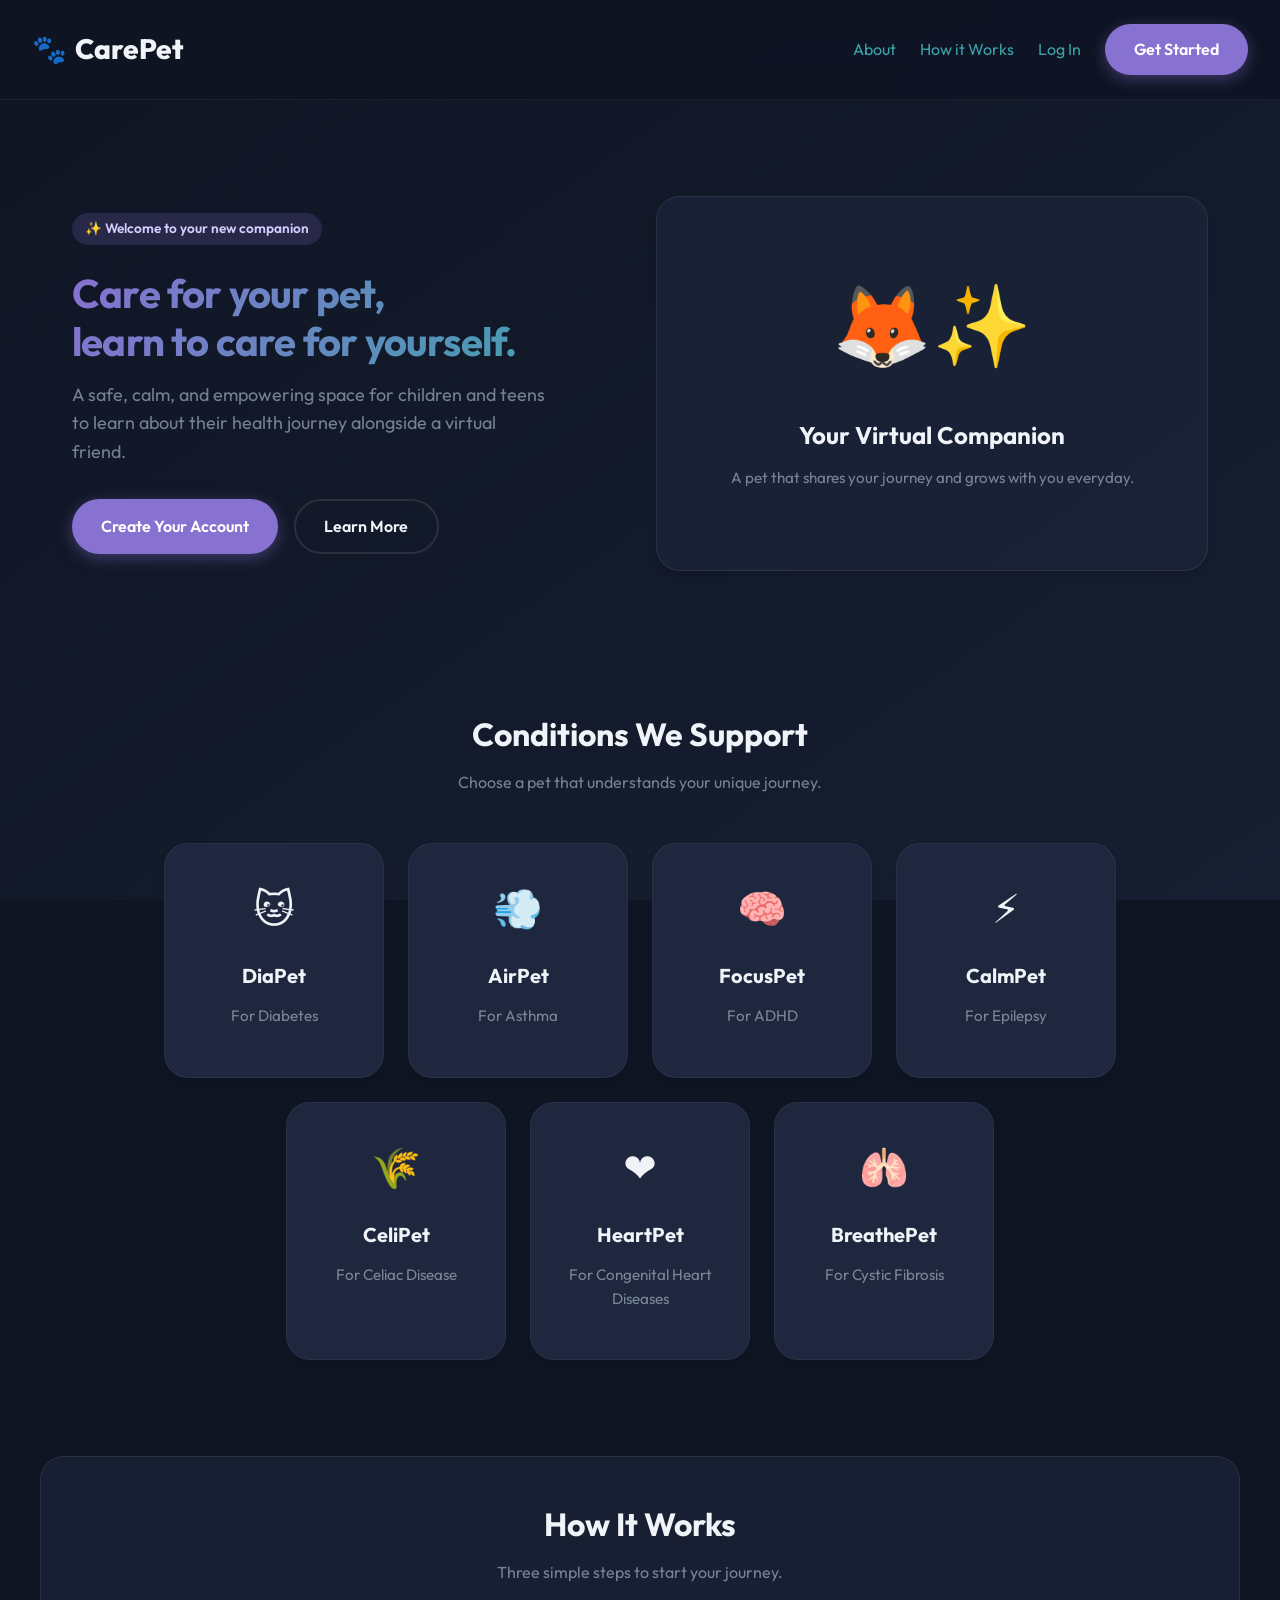
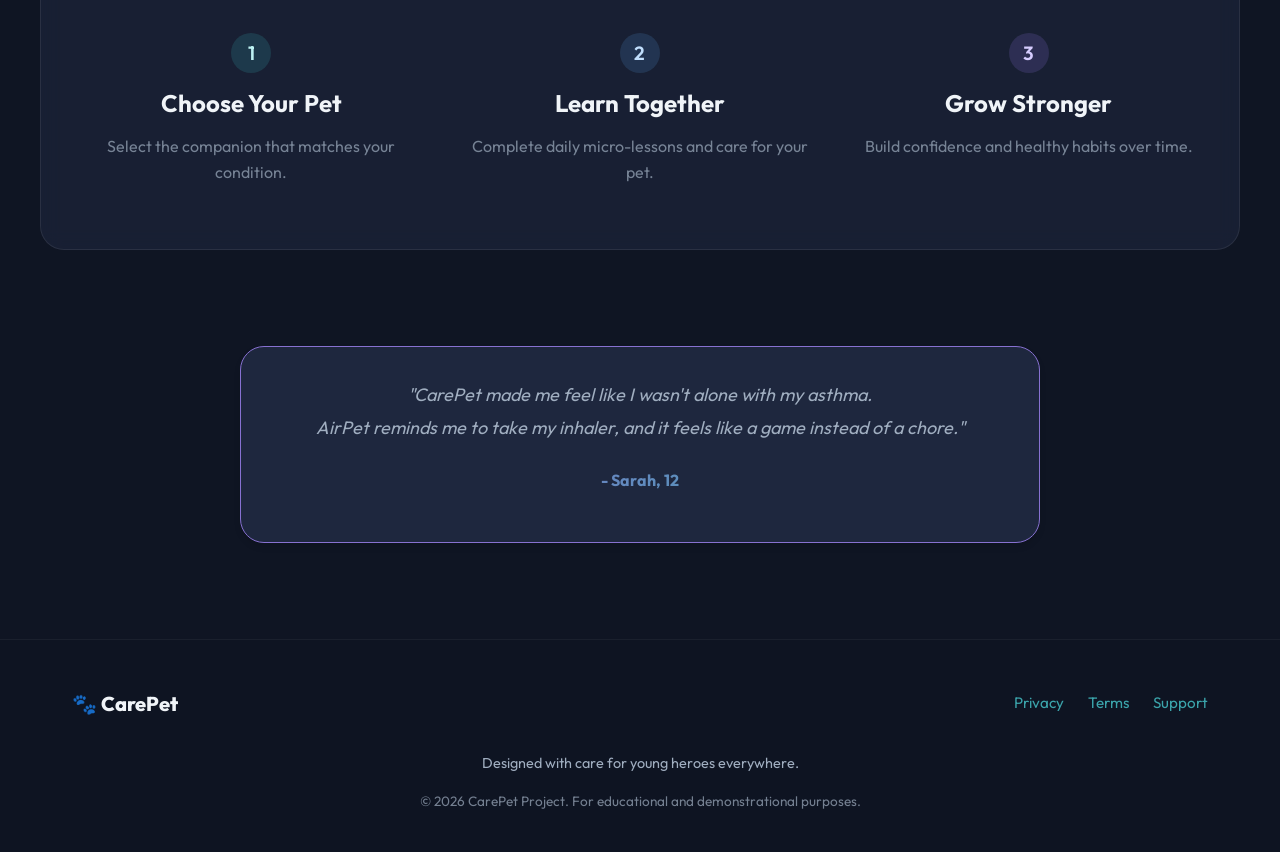
<file: index.html>
<!DOCTYPE html>
<html lang="en">
<head>
  <meta charset="UTF-8">
  <meta name="viewport" content="width=device-width, initial-scale=1.0">
  <title>CarePet - Care for your pet, learn to care for yourself</title>
  <link rel="stylesheet" href="css/style.css">
</head>
<body>
  <!-- Navbar -->
  <nav class="navbar">
    <a href="index.html" class="nav-brand">
      <span class="emoji">🐾</span> CarePet
    </a>
    <div class="nav-links">
      <a href="#about" class="nav-link">About</a>
      <a href="#how-it-works" class="nav-link">How it Works</a>
      <a href="login.html" class="nav-link">Log In</a>
      <a href="register.html" class="btn btn-primary">Get Started</a>
    </div>
  </nav>

  <main>
    <!-- Hero Section -->
    <header class="container py-5 mt-5">
      <div class="grid grid-2 items-center slide-up">
        <div>
          <div class="badge badge-purple mb-3">✨ Welcome to your new companion</div>
          <h1 class="text-gradient">Care for your pet,<br>learn to care for yourself.</h1>
          <p class="text-lg mb-4 opacity-70" style="max-width: 480px;">A safe, calm, and empowering space for children and teens to learn about their health journey alongside a virtual friend.</p>
          <div class="flex gap-sm">
            <a href="register.html" class="btn btn-primary">Create Your Account</a>
            <a href="#about" class="btn btn-outline">Learn More</a>
          </div>
        </div>
        <div class="card card-glass text-center delay-200 fade-in" style="padding: 4rem 2rem;">
          <!-- Illustration Placeholder -->
          <div class="mb-4" style="font-size: 5rem;">🦊✨</div>
          <h3 class="mb-2">Your Virtual Companion</h3>
          <p class="text-sm opacity-70">A pet that shares your journey and grows with you everyday.</p>
        </div>
      </div>
    </header>

    <!-- Support Conditions Section -->
    <section id="about" class="container py-5 mt-5 fade-in delay-300">
      <div class="text-center mb-5">
        <h2>Conditions We Support</h2>
        <p class="opacity-70">Choose a pet that understands your unique journey.</p>
      </div>
      <div style="display: flex; flex-wrap: wrap; justify-content: center; gap: 1.5rem;" class="text-center">
        <div class="card" style="flex: 0 1 220px;">
          <div class="mb-3" style="font-size: 2.5rem;">🐱</div>
          <h4>DiaPet</h4>
          <p class="text-sm opacity-70">For Diabetes</p>
        </div>
        <div class="card" style="flex: 0 1 220px;">
          <div class="mb-3" style="font-size: 2.5rem;">💨</div>
          <h4>AirPet</h4>
          <p class="text-sm opacity-70">For Asthma</p>
        </div>
        <div class="card" style="flex: 0 1 220px;">
          <div class="mb-3" style="font-size: 2.5rem;">🧠</div>
          <h4>FocusPet</h4>
          <p class="text-sm opacity-70">For ADHD</p>
        </div>
        <div class="card" style="flex: 0 1 220px;">
          <div class="mb-3" style="font-size: 2.5rem;">⚡</div>
          <h4>CalmPet</h4>
          <p class="text-sm opacity-70">For Epilepsy</p>
        </div>
        <div class="card" style="flex: 0 1 220px;">
          <div class="mb-3" style="font-size: 2.5rem;">🌾</div>
          <h4>CeliPet</h4>
          <p class="text-sm opacity-70">For Celiac Disease</p>
        </div>
        <div class="card" style="flex: 0 1 220px;">
          <div class="mb-3" style="font-size: 2.5rem;">❤️</div>
          <h4>HeartPet</h4>
          <p class="text-sm opacity-70">For Congenital Heart Diseases</p>
        </div>
        <div class="card" style="flex: 0 1 220px;">
          <div class="mb-3" style="font-size: 2.5rem;">🫁</div>
          <h4>BreathePet</h4>
          <p class="text-sm opacity-70">For Cystic Fibrosis</p>
        </div>
      </div>
    </section>

    <!-- How It Works Section -->
    <section id="how-it-works" class="container py-5 mt-5 card-glass mb-5" style="border-radius: var(--radius-lg);">
      <div class="text-center mb-5">
        <h2>How It Works</h2>
        <p class="opacity-70">Three simple steps to start your journey.</p>
      </div>
      <div class="grid grid-3">
        <div class="text-center">
          <div class="badge badge-teal mb-3 flex items-center justify-center" style="width: 40px; height: 40px; border-radius: 50%; padding: 0; margin: 0 auto 1rem auto; font-size: 1.2rem;">1</div>
          <h3 class="mb-2">Choose Your Pet</h3>
          <p class="opacity-70">Select the companion that matches your condition.</p>
        </div>
        <div class="text-center">
          <div class="badge badge-blue mb-3 flex items-center justify-center" style="width: 40px; height: 40px; border-radius: 50%; padding: 0; margin: 0 auto 1rem auto; font-size: 1.2rem;">2</div>
          <h3 class="mb-2">Learn Together</h3>
          <p class="opacity-70">Complete daily micro-lessons and care for your pet.</p>
        </div>
        <div class="text-center">
          <div class="badge badge-purple mb-3 flex items-center justify-center" style="width: 40px; height: 40px; border-radius: 50%; padding: 0; margin: 0 auto 1rem auto; font-size: 1.2rem;">3</div>
          <h3 class="mb-2">Grow Stronger</h3>
          <p class="opacity-70">Build confidence and healthy habits over time.</p>
        </div>
      </div>
    </section>

    <!-- Testimonial Section -->
    <section class="container py-5 mt-5 mb-5 text-center fade-in delay-200">
      <div class="card" style="max-width: 800px; margin: 0 auto; border-color: var(--accent-purple);">
        <p class="text-lg mb-3" style="font-style: italic; line-height: 1.8;">"CarePet made me feel like I wasn't alone with my asthma.<br>AirPet reminds me to take my inhaler, and it feels like a game instead of a chore."</p>
        <p class="font-bold text-gradient">- Sarah, 12</p>
      </div>
    </section>
  </main>

  <footer class="footer">
    <div class="container footer-content">
      <div class="flex items-center justify-between mb-4 flex-wrap gap-sm">
        <a href="index.html" class="nav-brand" style="font-size: 1.25rem;">🐾 CarePet</a>
        <div class="flex gap-md text-sm">
          <a href="#">Privacy</a>
          <a href="#">Terms</a>
          <a href="#">Support</a>
        </div>
      </div>
      <p>Designed with care for young heroes everywhere.</p>
      <p class="mt-2 text-xs opacity-70">&copy; 2026 CarePet Project. For educational and demonstrational purposes.</p>
    </div>
  </footer>

  <script src="js/script.js"></script>
</body>
</html>
</file>
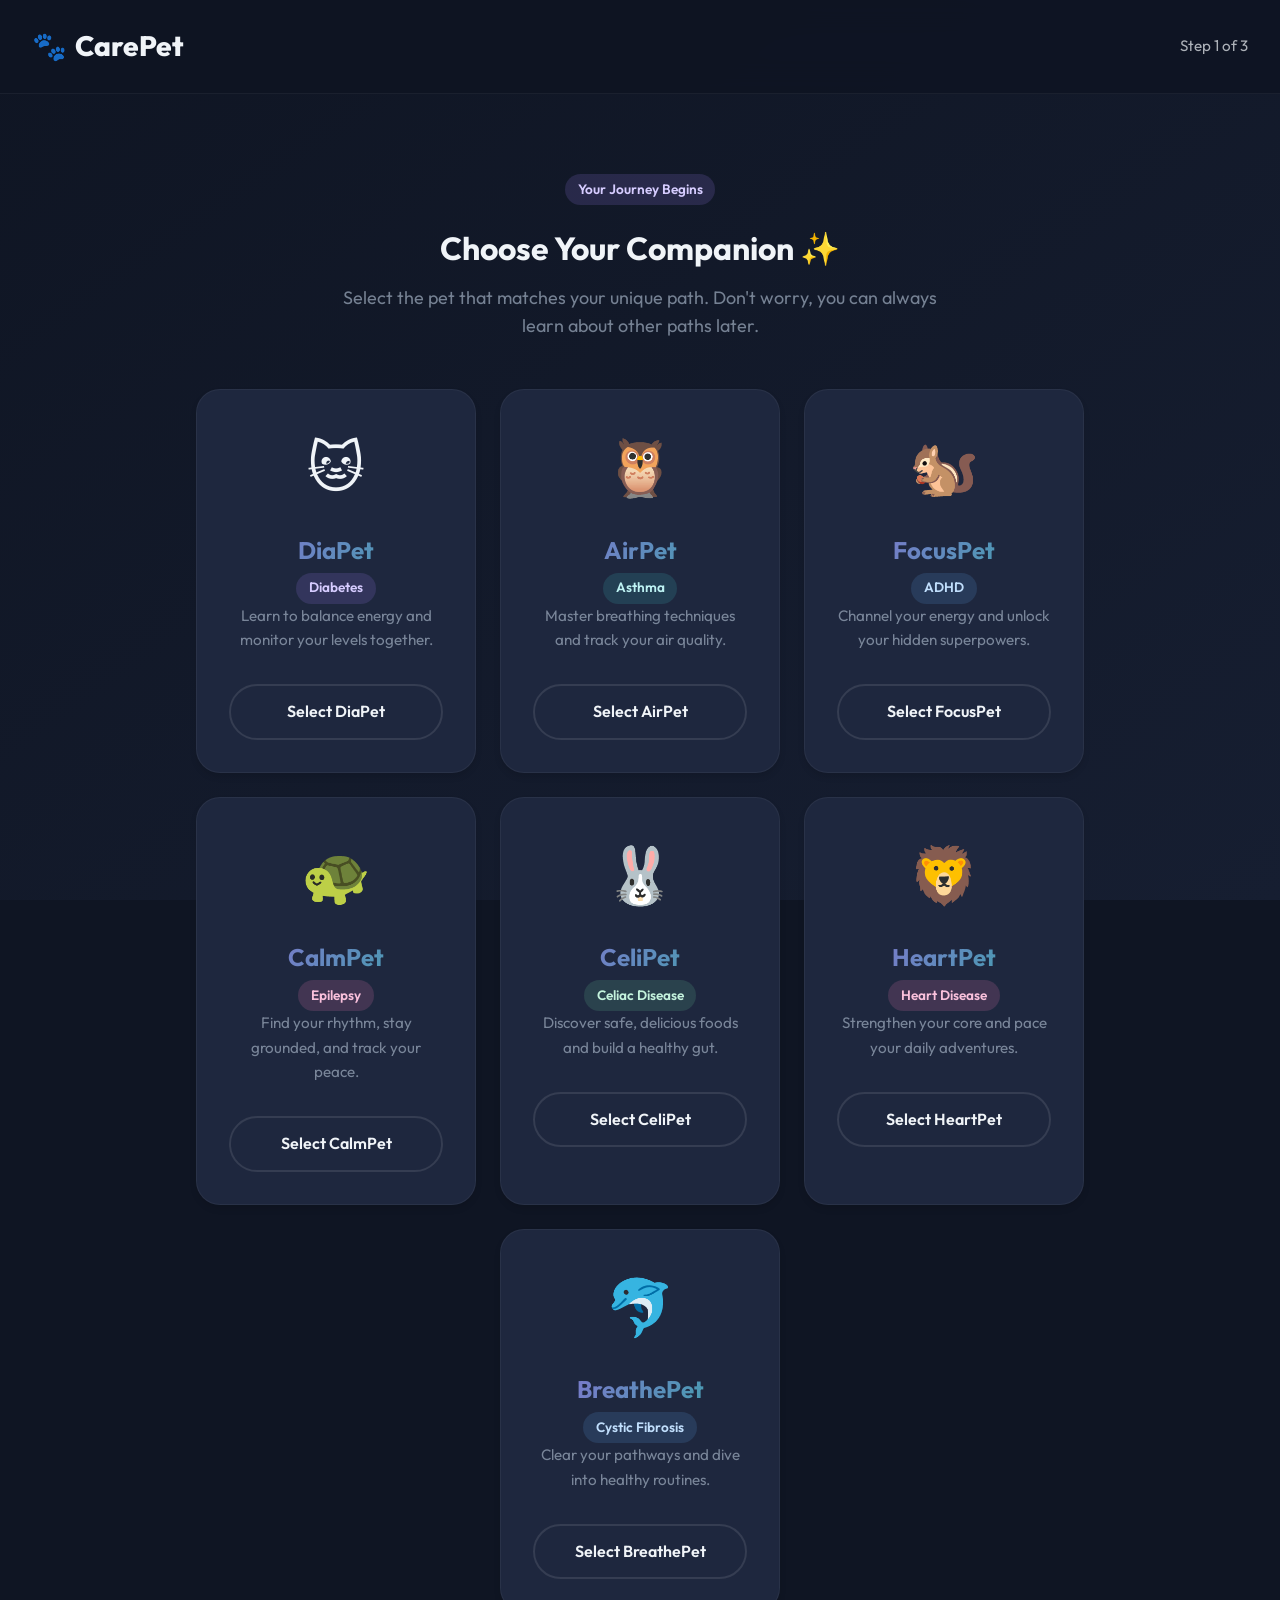
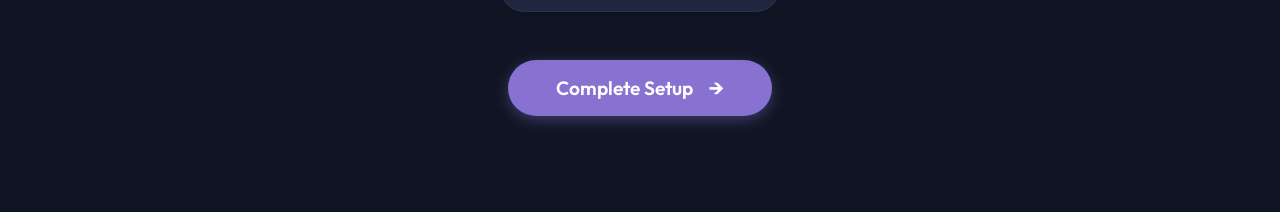
<file: choose-pet.html>
<!DOCTYPE html>
<html lang="en">
<head>
  <meta charset="UTF-8">
  <meta name="viewport" content="width=device-width, initial-scale=1.0">
  <title>Choose Your Companion - CarePet</title>
  <link rel="stylesheet" href="css/style.css">
  <style>
    .pet-select-card:hover { border-color: var(--accent-purple) !important; background: var(--surface-hover); }
    .selected-card-glow { background: rgba(135, 113, 209, 0.05); }
    .w-full { width: 100%; }
  </style>
</head>
<body>
  <nav class="navbar">
    <a href="index.html" class="nav-brand">
      <span class="emoji">🐾</span> CarePet
    </a>
    <div class="nav-links">
      <span class="text-sm opacity-70">Step 1 of 3</span>
    </div>
  </nav>

  <main class="container py-5 mt-4 flex-col items-center">
    <div class="text-center mb-5 slide-up">
      <div class="badge badge-purple mb-3">Your Journey Begins</div>
      <h2>Choose Your Companion ✨</h2>
      <p class="opacity-70 text-lg" style="max-width: 600px; margin: 0 auto;">Select the pet that matches your unique path. Don't worry, you can always learn about other paths later.</p>
    </div>

    <form action="dashboard.html" class="w-full">
      <div style="display: flex; flex-wrap: wrap; justify-content: center; gap: 1.5rem;" class="mb-5 fade-in delay-200">
        <!-- DiaPet -->
        <label class="card pet-select-card text-center cursor-pointer relative" style="cursor: pointer; transition: all var(--trans-smooth); flex: 0 1 280px;">
          <input type="radio" name="pet" value="diabetes" style="display: none;" required>
          <div class="mb-3" style="font-size: 3.5rem;">🐱</div>
          <h3 class="mb-1 text-gradient">DiaPet</h3>
          <div class="badge badge-purple mb-3" style="margin: 0 auto;">Diabetes</div>
          <p class="text-sm opacity-70 mb-4" style="min-height: 48px;">Learn to balance energy and monitor your levels together.</p>
          <div class="btn btn-outline btn-block text-sm">Select DiaPet</div>
        </label>

        <!-- AirPet -->
        <label class="card pet-select-card text-center cursor-pointer relative" style="cursor: pointer; transition: all var(--trans-smooth); flex: 0 1 280px;">
          <input type="radio" name="pet" value="asthma" style="display: none;">
          <div class="mb-3" style="font-size: 3.5rem;">🦉</div>
          <h3 class="mb-1 text-gradient">AirPet</h3>
          <div class="badge badge-teal mb-3" style="margin: 0 auto;">Asthma</div>
          <p class="text-sm opacity-70 mb-4" style="min-height: 48px;">Master breathing techniques and track your air quality.</p>
          <div class="btn btn-outline btn-block text-sm">Select AirPet</div>
        </label>

        <!-- FocusPet -->
        <label class="card pet-select-card text-center cursor-pointer relative" style="cursor: pointer; transition: all var(--trans-smooth); flex: 0 1 280px;">
          <input type="radio" name="pet" value="adhd" style="display: none;">
          <div class="mb-3" style="font-size: 3.5rem;">🐿️</div>
          <h3 class="mb-1 text-gradient">FocusPet</h3>
          <div class="badge badge-blue mb-3" style="margin: 0 auto;">ADHD</div>
          <p class="text-sm opacity-70 mb-4" style="min-height: 48px;">Channel your energy and unlock your hidden superpowers.</p>
          <div class="btn btn-outline btn-block text-sm">Select FocusPet</div>
        </label>

        <!-- CalmPet -->
        <label class="card pet-select-card text-center cursor-pointer relative" style="cursor: pointer; transition: all var(--trans-smooth); flex: 0 1 280px;">
          <input type="radio" name="pet" value="epilepsy" style="display: none;">
          <div class="mb-3" style="font-size: 3.5rem;">🐢</div>
          <h3 class="mb-1 text-gradient">CalmPet</h3>
          <div class="badge badge-pink mb-3" style="margin: 0 auto;">Epilepsy</div>
          <p class="text-sm opacity-70 mb-4" style="min-height: 48px;">Find your rhythm, stay grounded, and track your peace.</p>
          <div class="btn btn-outline btn-block text-sm">Select CalmPet</div>
        </label>

        <!-- CeliPet -->
        <label class="card pet-select-card text-center cursor-pointer relative" style="cursor: pointer; transition: all var(--trans-smooth); flex: 0 1 280px;">
          <input type="radio" name="pet" value="celiac" style="display: none;">
          <div class="mb-3" style="font-size: 3.5rem;">🐰</div>
          <h3 class="mb-1 text-gradient">CeliPet</h3>
          <div class="badge badge-green mb-3" style="margin: 0 auto;">Celiac Disease</div>
          <p class="text-sm opacity-70 mb-4" style="min-height: 48px;">Discover safe, delicious foods and build a healthy gut.</p>
          <div class="btn btn-outline btn-block text-sm">Select CeliPet</div>
        </label>

        <!-- HeartPet -->
        <label class="card pet-select-card text-center cursor-pointer relative" style="cursor: pointer; transition: all var(--trans-smooth); flex: 0 1 280px;">
          <input type="radio" name="pet" value="heart" style="display: none;">
          <div class="mb-3" style="font-size: 3.5rem;">🦁</div>
          <h3 class="mb-1 text-gradient">HeartPet</h3>
          <div class="badge badge-pink mb-3" style="margin: 0 auto;">Heart Disease</div>
          <p class="text-sm opacity-70 mb-4" style="min-height: 48px;">Strengthen your core and pace your daily adventures.</p>
          <div class="btn btn-outline btn-block text-sm">Select HeartPet</div>
        </label>

        <!-- BreathePet -->
        <label class="card pet-select-card text-center cursor-pointer relative" style="cursor: pointer; transition: all var(--trans-smooth); flex: 0 1 280px;">
          <input type="radio" name="pet" value="cf" style="display: none;">
          <div class="mb-3" style="font-size: 3.5rem;">🐬</div>
          <h3 class="mb-1 text-gradient">BreathePet</h3>
          <div class="badge badge-blue mb-3" style="margin: 0 auto;">Cystic Fibrosis</div>
          <p class="text-sm opacity-70 mb-4" style="min-height: 48px;">Clear your pathways and dive into healthy routines.</p>
          <div class="btn btn-outline btn-block text-sm">Select BreathePet</div>
        </label>
      </div>

      <div class="text-center mt-5 mb-5 fade-in delay-300">
        <button type="submit" class="btn btn-primary" style="padding: 1rem 3rem; font-size: 1.2rem;">Complete Setup <span style="font-size: 1.4rem; margin-left: 0.5rem; line-height: 0;">→</span></button>
      </div>
    </form>
  </main>

  <script src="js/script.js"></script>
  <script>
    document.querySelectorAll('input[name="pet"]').forEach(radio => {
      radio.addEventListener('change', (e) => {
        document.querySelectorAll('.pet-select-card').forEach(card => {
          card.style.borderColor = 'var(--border-subtle)';
          card.style.boxShadow = 'var(--shadow-sm)';
          card.classList.remove('selected-card-glow');
          const btn = card.querySelector('.btn-outline');
          btn.style.background = 'transparent';
          btn.style.borderColor = 'var(--border-light)';
        });
        const parentCard = e.target.closest('.pet-select-card');
        parentCard.style.borderColor = 'var(--accent-purple)';
        parentCard.style.boxShadow = 'var(--shadow-glow)';
        parentCard.classList.add('selected-card-glow');
        const activeBtn = parentCard.querySelector('.btn-outline');
        activeBtn.style.background = 'var(--accent-purple)';
        activeBtn.style.borderColor = 'var(--accent-purple)';
        activeBtn.style.color = '#fff';
      });
    });
  </script>
</body>
</html>
</file>
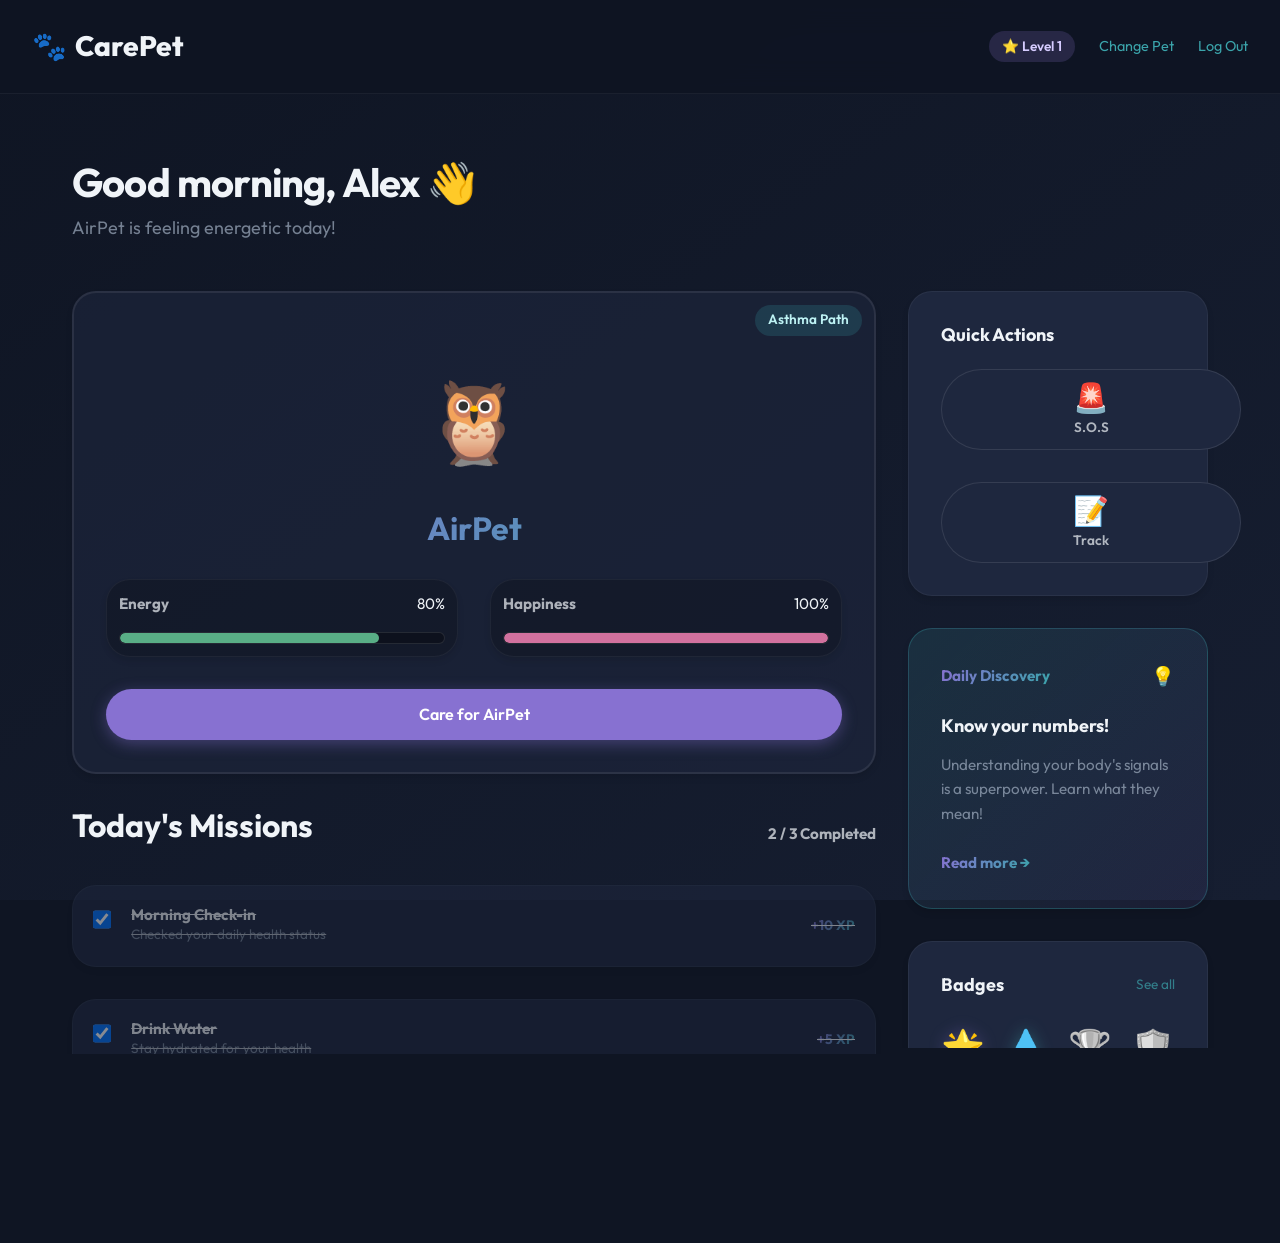
<file: dashboard.html>
<!DOCTYPE html>
<html lang="en">
<head>
  <meta charset="UTF-8">
  <meta name="viewport" content="width=device-width, initial-scale=1.0">
  <title>Dashboard - CarePet</title>
  <link rel="stylesheet" href="css/style.css">
  <style>
    @keyframes float {
      0% { transform: translateY(0px); }
      50% { transform: translateY(-10px); }
      100% { transform: translateY(0px); }
    }
    .ml-3 { margin-left: 0.75rem; }
    .w-full { width: 100%; }
    .relative { position: relative; }
    .absolute { position: absolute; }
    .top-0 { top: 0; }
    .right-0 { right: 0; }
    .p-3 { padding: 0.75rem; }
    .dashboard-grid { grid-template-columns: 1fr 300px; gap: var(--space-lg); }
    @media (max-width: 900px) {
      .dashboard-grid { grid-template-columns: 1fr; }
    }
    .sugar-bar-bg {
      width: 100%; height: 14px; background: linear-gradient(90deg, #e74c3c 0%, #e74c3c 12%, #2ecc71 25%, #2ecc71 55%, #f39c12 65%, #e74c3c 80%, #e74c3c 100%);
      border-radius: var(--radius-full); position: relative; overflow: hidden; border: 1px solid var(--border-light);
    }
    .sugar-indicator {
      position: absolute; top: -3px; width: 6px; height: 20px; background: white; border-radius: 3px; box-shadow: 0 0 6px rgba(255,255,255,0.8); transition: left 0.4s ease;
    }
  </style>
</head>
<body>
  <nav class="navbar">
    <a href="index.html" class="nav-brand">
      <span class="emoji">🐾</span> CarePet
    </a>
    <div class="nav-links">
      <div class="badge badge-purple" style="pointer-events: none;" id="dash-level-badge">⭐ Level 1</div>
      <a href="choose-pet.html" class="nav-link" style="font-size: 0.9rem;">Change Pet</a>
      <a href="#" class="nav-link" style="font-size: 0.9rem;" id="logout-btn">Log Out</a>
    </div>
  </nav>

  <main class="container py-5 mt-2">
    <!-- Header -->
    <header class="mb-5 fade-in">
      <h1 class="mb-1">Good morning, Alex 👋</h1>
      <p class="opacity-70 text-lg" id="dash-pet-greeting">Your pet is feeling energetic today!</p>
    </header>

    <div class="grid dashboard-grid">
      <!-- Left Column: Main interactions -->
      <div class="flex-col gap-lg delay-100 slide-up">
        
        <!-- Pet Status Header -->
        <section class="card card-glass text-center overflow-hidden relative" style="border-width: 2px;">
          <div class="absolute top-0 right-0 p-3">
            <span class="badge badge-teal" id="dash-pet-path">Path</span>
          </div>
          <div class="mb-3 mt-4" style="font-size: 5rem; animation: float 3s ease-in-out infinite;" id="dash-pet-emoji">🐱</div>
          <h2 class="mb-2 text-gradient" id="dash-pet-name">Pet</h2>
          
          <div class="grid grid-2 gap-sm mt-4 text-left">
            <div class="card p-3" style="background: rgba(0,0,0,0.2);">
              <div class="flex justify-between mb-2">
                <span class="text-sm font-bold opacity-70">Energy</span>
                <span class="text-sm">80%</span>
              </div>
              <div class="progress-bar-container"><div class="progress-bar" style="width: 80%; background: var(--accent-green);"></div></div>
            </div>
            
            <div class="card p-3" style="background: rgba(0,0,0,0.2);">
               <div class="flex justify-between mb-2">
                <span class="text-sm font-bold opacity-70">Happiness</span>
                <span class="text-sm">100%</span>
              </div>
              <div class="progress-bar-container"><div class="progress-bar" style="width: 100%; background: var(--accent-pink);"></div></div>
            </div>
          </div>

          <!-- Blood Sugar Bar (DiaPet only) -->
          <div id="dash-sugar-section" style="display: none;" class="mt-4">
            <div class="card p-3" style="background: rgba(0,0,0,0.2);">
              <div class="flex justify-between mb-2">
                <span class="text-sm font-bold opacity-70">🩸 Blood Sugar</span>
                <span class="text-sm font-bold" id="dash-sugar-value">110 mg/dL</span>
              </div>
              <div class="progress-bar-container" style="height: 14px;">
                <div class="progress-bar" id="dash-sugar-bar" style="width: 27%; background: #2ecc71; transition: all 0.4s ease;"></div>
              </div>
              <p class="text-xs mt-2 mb-0 font-bold" id="dash-sugar-status" style="margin-top: 0.5rem;">✅ Normal range</p>
            </div>
          </div>

          <div class="mt-4">
             <a href="pet.html" class="btn btn-primary btn-block" id="dash-pet-care-btn">Care for Pet</a>
          </div>
        </section>

        <!-- Daily Missions -->
        <section>
          <div class="flex justify-between items-center mb-3">
            <h2>Today's Missions</h2>
            <span class="text-sm font-bold opacity-70">2 / 3 Completed</span>
          </div>
          
          <div class="grid gap-sm">
             <div class="card task-item" style="opacity: 0.5; text-decoration: line-through; padding: 1.25rem;">
               <label class="checkbox-group items-center w-full">
                 <input type="checkbox" class="task-checkbox" checked>
                 <div class="ml-3 flex justify-between w-full items-center">
                   <div>
                     <h4 class="mb-0 text-sm">Morning Check-in</h4>
                     <p class="text-xs opacity-70 mb-0 mt-1">Checked your daily health status</p>
                   </div>
                   <span class="text-xs font-bold text-gradient">+10 XP</span>
                 </div>
               </label>
             </div>

             <div class="card task-item" style="opacity: 0.5; text-decoration: line-through; padding: 1.25rem;">
               <label class="checkbox-group items-center w-full">
                 <input type="checkbox" class="task-checkbox" checked>
                 <div class="ml-3 flex justify-between w-full items-center">
                   <div>
                     <h4 class="mb-0 text-sm">Drink Water</h4>
                     <p class="text-xs opacity-70 mb-0 mt-1">Stay hydrated for your health</p>
                   </div>
                   <span class="text-xs font-bold text-gradient">+5 XP</span>
                 </div>
               </label>
             </div>

             <div class="card task-item" style="border-left: 4px solid var(--accent-purple); padding: 1.25rem; background: linear-gradient(to right, rgba(135,113,209,0.1), transparent);">
               <label class="checkbox-group items-center w-full">
                 <input type="checkbox" class="task-checkbox">
                 <div class="ml-3 flex justify-between w-full items-center">
                   <div>
                     <h4 class="mb-0 text-sm">Daily Lesson</h4>
                     <p class="text-xs opacity-70 mb-0 mt-1">Learn something new about your condition</p>
                   </div>
                   <span class="badge badge-purple">+15 XP</span>
                 </div>
               </label>
             </div>
          </div>
        </section>

      </div> <!-- End Left Column -->

      <!-- Right Column: Sidebar context -->
      <div class="flex-col gap-lg delay-200 slide-up">
        
        <!-- Quick Actions -->
        <section class="card">
          <h3 class="mb-3 text-lg">Quick Actions</h3>
          <div class="grid grid-2 gap-sm">
             <button class="btn btn-secondary btn-block text-sm" style="padding: 0.8rem; flex-direction: column; gap: 0.4rem;"><span style="font-size: 1.8rem; line-height: 1;">🚨</span><span class="opacity-70 text-xs">S.O.S</span></button>
             <button class="btn btn-secondary btn-block text-sm" style="padding: 0.8rem; flex-direction: column; gap: 0.4rem;"><span style="font-size: 1.8rem; line-height: 1;">📝</span><span class="opacity-70 text-xs">Track</span></button>
          </div>
        </section>

        <!-- Educational Card -->
        <section class="card" style="background: linear-gradient(135deg, rgba(59, 164, 171, 0.15), rgba(135, 113, 209, 0.1)); border-color: rgba(59, 164, 171, 0.3);">
          <div class="flex justify-between items-center mb-3">
            <span class="text-sm font-bold text-gradient">Daily Discovery</span>
            <span style="font-size: 1.2rem;">💡</span>
          </div>
          <h4 class="text-lg mb-2">Know your numbers!</h4>
          <p class="text-sm opacity-70 mb-3">Understanding your body's signals is a superpower. Learn what they mean!</p>
          <a href="#" class="text-sm font-bold text-gradient" style="display: inline-block;">Read more &rarr;</a>
        </section>

        <!-- Achievements -->
        <section class="card">
           <div class="flex justify-between items-center mb-3">
             <h3 class="mb-0 text-lg">Badges</h3>
             <a href="#" class="text-xs opacity-70">See all</a>
           </div>
           <div class="flex gap-sm justify-between">
             <div class="text-center" title="First Week Completed">
               <div style="font-size: 2.2rem; filter: drop-shadow(0 0 8px var(--accent-purple-glow));">🌟</div>
             </div>
             <div class="text-center" title="Hydration Hero">
               <div style="font-size: 2.2rem; filter: drop-shadow(0 0 8px rgba(59, 164, 171, 0.4));">💧</div>
             </div>
             <div class="text-center opacity-50" style="filter: grayscale(100%);">
               <div style="font-size: 2.2rem;">🏆</div>
             </div>
             <div class="text-center opacity-50" style="filter: grayscale(100%);">
               <div style="font-size: 2.2rem;">🛡️</div>
             </div>
           </div>
        </section>

      </div> <!-- End Right Column -->
    </div> <!-- End Main Grid -->
  </main>

  <script src="js/script.js"></script>
</body>
</html>
</file>
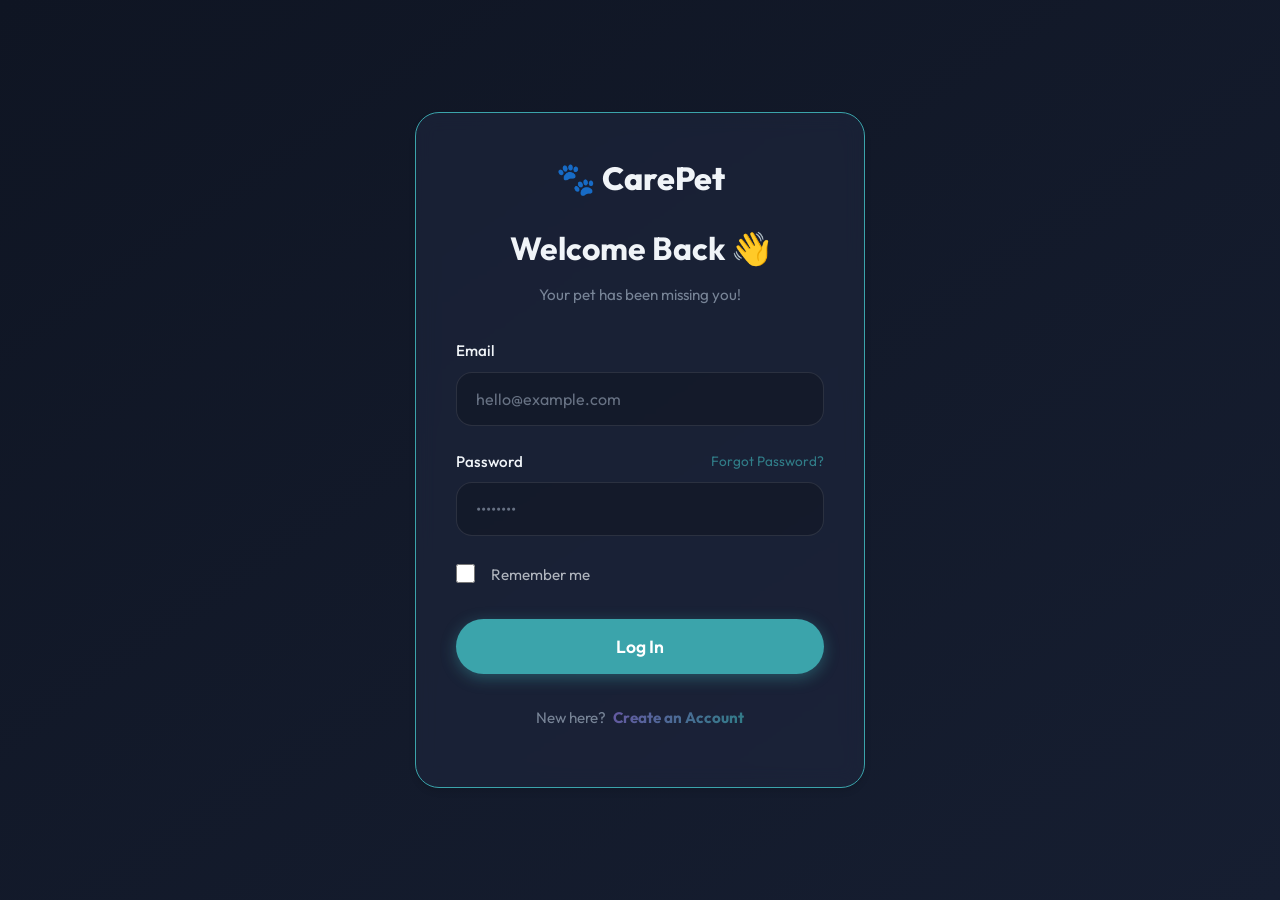
<file: login.html>
<!DOCTYPE html>
<html lang="en">
<head>
  <meta charset="UTF-8">
  <meta name="viewport" content="width=device-width, initial-scale=1.0">
  <title>Welcome Back - CarePet</title>
  <link rel="stylesheet" href="css/style.css">
  <style>
    /* Small wrapper alignment override for full height centering */
    html, body { height: 100%; justify-content: center; }
    .w-full { width: 100%; }
  </style>
</head>
<body class="flex items-center justify-center p-4">
  <div class="card card-glass w-full slide-up" style="max-width: 450px; padding: 2.5rem; border-color: var(--accent-teal); margin: 0 auto;">
    <div class="text-center mb-4">
      <a href="index.html" class="nav-brand justify-center mb-3" style="font-size: 2rem;">🐾 CarePet</a>
      <h2>Welcome Back 👋</h2>
      <p class="opacity-70 text-sm">Your pet has been missing you!</p>
    </div>
    
    <form action="choose-pet.html" class="mt-4">
      <div class="form-group">
        <label class="form-label">Email</label>
        <input type="email" class="form-control" placeholder="hello@example.com" required>
      </div>

      <div class="form-group">
        <div class="flex justify-between items-center mb-1">
          <label class="form-label m-0">Password</label>
          <a href="#" class="text-xs opacity-70 hover:opacity-100" style="transition: opacity var(--trans-fast);">Forgot Password?</a>
        </div>
        <input type="password" class="form-control" placeholder="••••••••" required>
      </div>

      <label class="checkbox-group mb-4 mt-2">
        <input type="checkbox">
        <span class="text-sm opacity-70" style="margin-left: 0.5rem; display: block; margin-top: 0.2rem;">Remember me</span>
      </label>

      <button type="submit" class="btn btn-primary btn-block mb-4" style="background: var(--accent-teal); box-shadow: 0 4px 15px rgba(59, 164, 171, 0.4); font-size: 1.1rem; padding: 1rem;">Log In</button>
      
      <p class="text-center text-sm opacity-70">
        New here? <a href="register.html" class="font-bold text-gradient" style="margin-left: 0.2rem;">Create an Account</a>
      </p>
    </form>
  </div>
  <script src="js/script.js"></script>
</body>
</html>
</file>
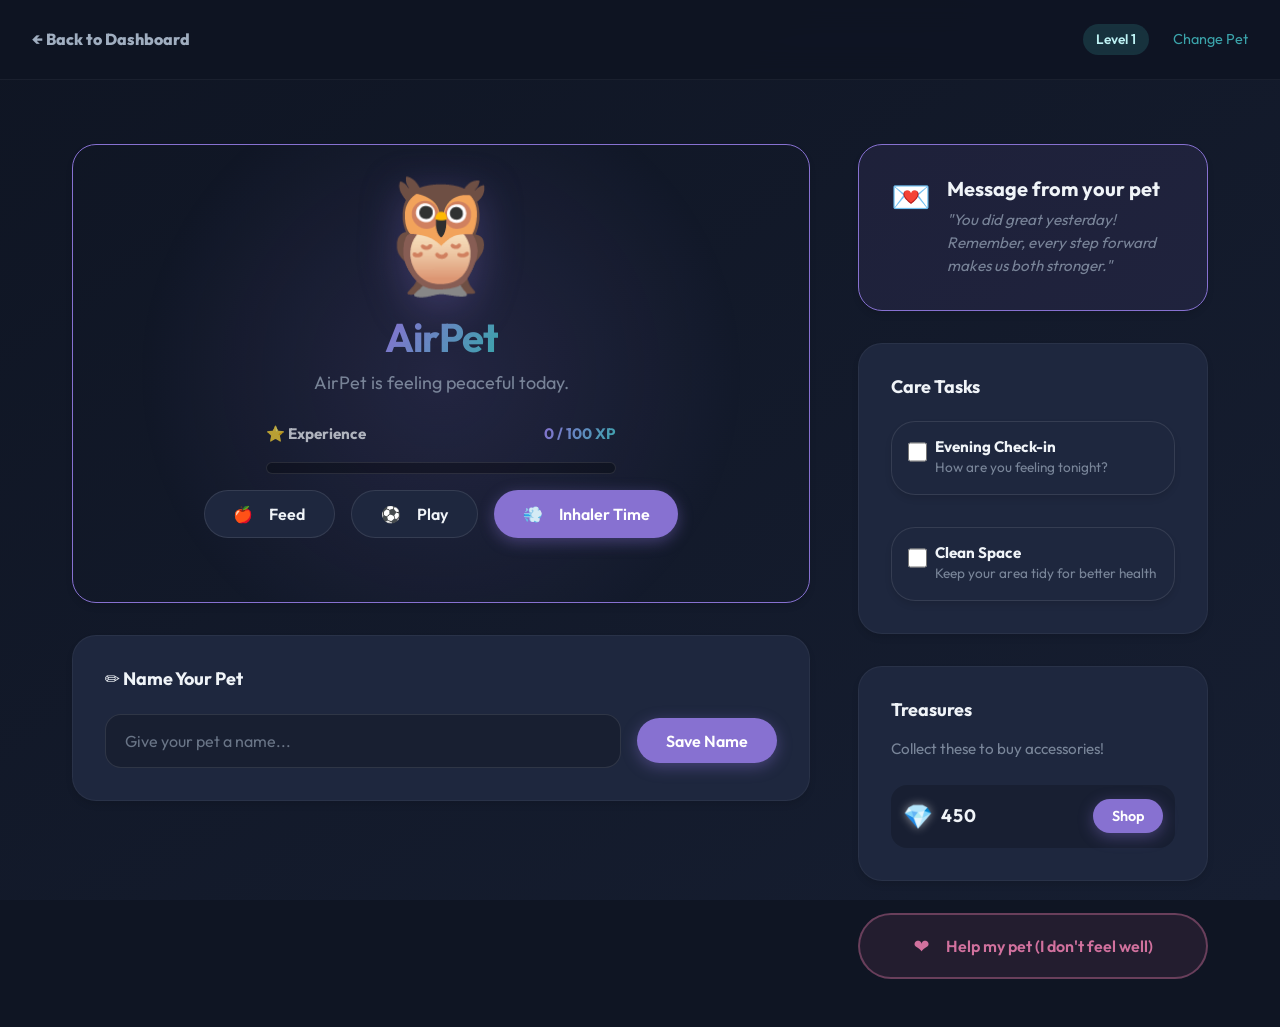
<file: pet.html>
<!DOCTYPE html>
<html lang="en">
<head>
  <meta charset="UTF-8">
  <meta name="viewport" content="width=device-width, initial-scale=1.0">
  <title id="pet-page-title">Pet - CarePet</title>
  <link rel="stylesheet" href="css/style.css">
  <style>
    .pet-area {
      min-height: 300px;
      display: flex; flex-direction: column; align-items: center; justify-content: center;
      background: radial-gradient(circle at center, rgba(135,113,209,0.15) 0%, transparent 70%);
      border-radius: var(--radius-lg); position: relative;
    }
    .pet-avatar {
      font-size: 7rem;
      animation: breathe 4s ease-in-out infinite;
      filter: drop-shadow(0 10px 20px rgba(135,113,209,0.3));
    }
    @keyframes breathe {
      0%, 100% { transform: scale(1) translateY(0); }
      50% { transform: scale(1.05) translateY(-10px); }
    }
    .w-full { width: 100%; }
    .mr-2 { margin-right: 0.5rem; }
    .absolute { position: absolute; }
    .top-0 { top: 0; }
    .right-0 { right: 0; }
    .p-3 { padding: 0.75rem; }
    .p-4 { padding: 1rem; }
    .m-0 { margin: 0; }
    @media (max-width: 900px) {
      .pet-page-grid { grid-template-columns: 1fr !important; }
    }
  </style>
</head>
<body>
  <nav class="navbar">
    <a href="dashboard.html" class="nav-brand text-sm font-medium" style="color: var(--text-secondary); font-size: 1rem; transition: color var(--trans-fast);">&larr; Back to Dashboard</a>
    <div class="nav-links">
      <span class="badge badge-teal" id="pet-level-badge">Level 1</span>
      <a href="choose-pet.html" class="nav-link" style="font-size: 0.9rem;">Change Pet</a>
    </div>
  </nav>

  <main class="container py-5 mt-2">
    <div class="grid pet-page-grid" style="grid-template-columns: 1fr 350px; gap: var(--space-xl);">
      
      <!-- Left Column: Pet Interaction Area -->
      <div class="flex-col gap-lg slide-up">

        <!-- Pet Profile Card -->
        <section class="card pet-area text-center" style="border-color: var(--accent-purple);">
          <div class="pet-avatar mb-3" id="pet-avatar" style="line-height: 1;">🐱</div>
          <h1 class="mb-1 text-gradient" id="pet-title" style="font-size: 2.5rem; letter-spacing: -1px;">Pet</h1>
          <p class="opacity-70 text-lg mb-3" id="pet-feeling">Your pet is feeling peaceful today.</p>

          <!-- XP Bar -->
          <div class="w-full mb-4" style="max-width: 350px; margin: 0 auto;">
            <div class="flex justify-between mb-2">
              <span class="text-sm font-bold opacity-70">⭐ Experience</span>
              <span class="text-sm font-bold text-gradient" id="pet-xp-label">0 / 100 XP</span>
            </div>
            <div class="progress-bar-container"><div class="progress-bar" id="pet-xp-bar" style="width: 0%;"></div></div>
          </div>

          <!-- Action Buttons (Dynamic) -->
          <div class="flex gap-sm justify-center mt-2 mb-4 flex-wrap" id="pet-actions">
            <!-- Filled dynamically by script.js -->
          </div>
        </section>

        <!-- Blood Sugar Section (DiaPet only) -->
        <section class="card" id="pet-sugar-section" style="display: none; border-color: rgba(231,76,60,0.3); background: linear-gradient(135deg, rgba(231,76,60,0.08), rgba(46,204,113,0.08));">
          <div class="flex justify-between items-center mb-3">
            <h3 class="mb-0 text-lg">🩸 Blood Sugar Monitor</h3>
            <span class="font-bold text-lg" id="pet-sugar-value" style="letter-spacing: 1px;">110 mg/dL</span>
          </div>
          <div class="progress-bar-container" style="height: 16px; margin-bottom: 0.75rem;">
            <div class="progress-bar" id="pet-sugar-bar" style="width: 27%; background: #2ecc71; transition: all 0.4s ease; border-radius: var(--radius-full);"></div>
          </div>
          <p class="text-sm font-bold mb-4" id="pet-sugar-status" style="margin: 0;">✅ Normal range</p>
          <div class="flex gap-sm justify-center mt-3">
            <button class="btn btn-secondary text-sm" id="sugar-down-btn" style="border-radius: var(--radius-full);">🍬 Eat Snack (-20)</button>
            <button class="btn btn-secondary text-sm" id="sugar-up-btn" style="border-radius: var(--radius-full);">🧃 Drink Juice (+20)</button>
          </div>
        </section>

        <!-- Rename Pet -->
        <section class="card">
          <h3 class="mb-3 text-lg">✏️ Name Your Pet</h3>
          <form>
            <div class="flex gap-sm items-center">
              <input type="text" class="form-control" id="pet-nickname-input" placeholder="Give your pet a name..." style="flex: 1;">
              <button type="submit" class="btn btn-primary" style="white-space: nowrap;">Save Name</button>
            </div>
          </form>
        </section>
      </div>

      <!-- Right Column: Tasks and Progress -->
      <div class="flex-col gap-lg delay-100 slide-up">
        
        <!-- Supportive Message -->
        <section class="card" style="background: rgba(135,113,209,0.1); border-color: var(--accent-purple);">
          <div class="flex gap-sm items-start">
            <div style="font-size: 2rem; line-height: 1.2;">💌</div>
            <div>
              <h4 class="mb-1 text-md">Message from your pet</h4>
              <p class="text-sm opacity-70 m-0" style="font-style: italic; line-height: 1.5;">"You did great yesterday! Remember, every step forward makes us both stronger."</p>
            </div>
          </div>
        </section>

        <!-- Today's Care Tasks -->
        <section class="card">
          <h3 class="mb-3 text-lg">Care Tasks</h3>
          <div class="grid gap-sm">
             <div class="card task-item" style="padding: 1rem; border-color: var(--border-light);">
               <label class="checkbox-group items-center w-full">
                 <input type="checkbox" class="task-checkbox">
                 <div class="ml-3">
                   <h4 class="mb-0 text-sm">Evening Check-in</h4>
                   <p class="text-xs opacity-70 mb-0 mt-1">How are you feeling tonight?</p>
                 </div>
               </label>
             </div>
             <div class="card task-item" style="padding: 1rem; border-color: var(--border-light);">
               <label class="checkbox-group items-center w-full">
                 <input type="checkbox" class="task-checkbox">
                 <div class="ml-3">
                   <h4 class="mb-0 text-sm">Clean Space</h4>
                   <p class="text-xs opacity-70 mb-0 mt-1">Keep your area tidy for better health</p>
                 </div>
               </label>
             </div>
          </div>
        </section>

        <!-- Reward Area -->
        <section class="card">
          <h3 class="mb-2 text-lg">Treasures</h3>
          <p class="text-sm opacity-70 mb-3">Collect these to buy accessories!</p>
          <div class="flex justify-between items-center p-3" style="background: rgba(0,0,0,0.2); border-radius: var(--radius-md);">
            <div class="flex items-center gap-xs">
              <span style="font-size: 1.5rem; filter: drop-shadow(0 0 5px rgba(255, 255, 255, 0.5));">💎</span>
              <span class="font-bold text-lg" style="letter-spacing: 1px;">450</span>
            </div>
            <button class="btn btn-primary" style="padding: 0.5rem 1.2rem; font-size: 0.9rem;">Shop</button>
          </div>
        </section>

        <!-- Emergency Button -->
        <section>
          <button class="btn btn-block" style="background: rgba(209,113,158,0.1); color: var(--accent-pink); border: 2px solid rgba(209,113,158,0.4); padding: 1.2rem; transition: all var(--trans-fast);"><span class="mr-2" style="font-size: 1.2rem;">❤️</span> Help my pet (I don't feel well)</button>
        </section>
        
      </div>
    </div>
  </main>

  <script src="js/script.js"></script>
</body>
</html>
</file>
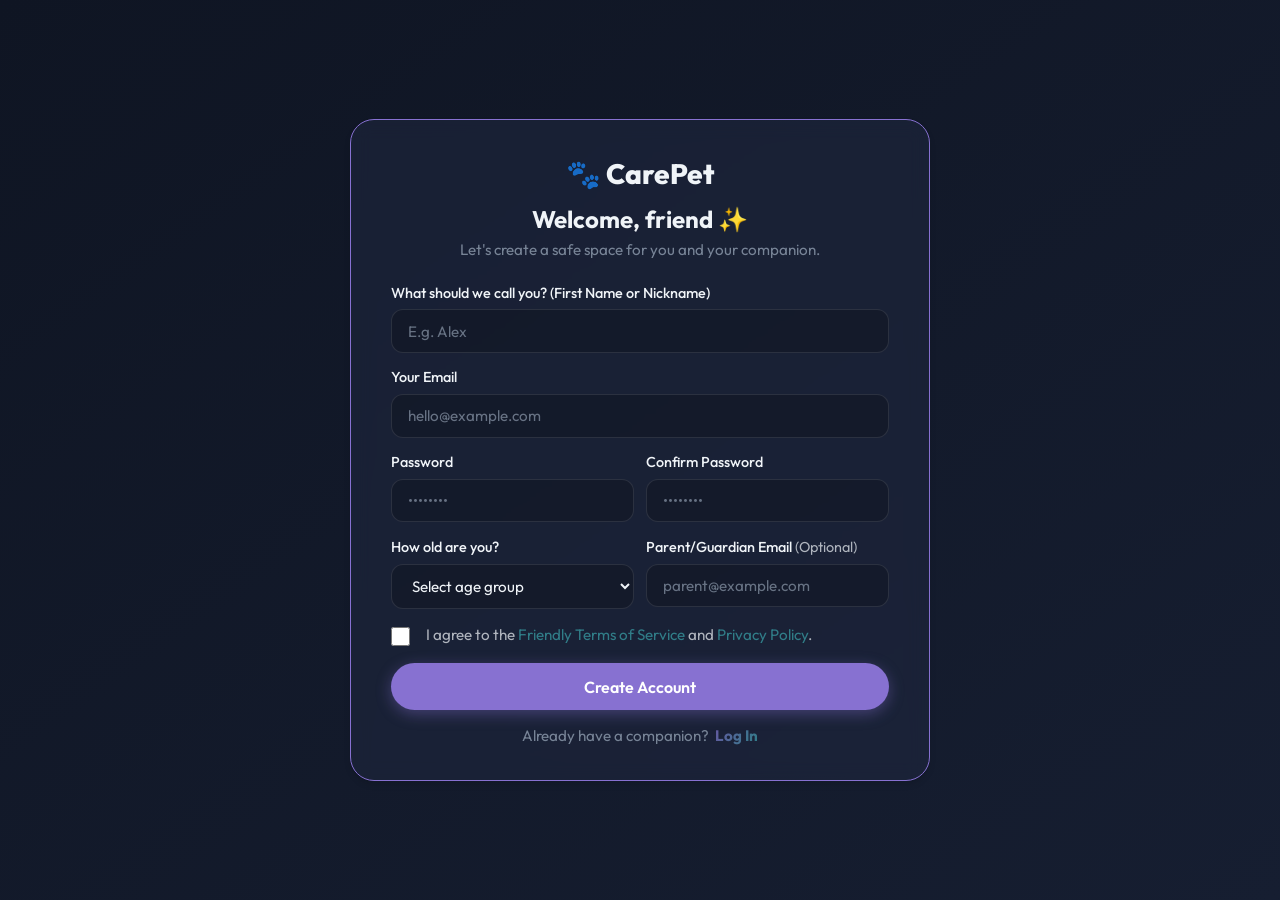
<file: register.html>
<!DOCTYPE html>
<html lang="en">
<head>
  <meta charset="UTF-8">
  <meta name="viewport" content="width=device-width, initial-scale=1.0">
  <title>Create Your Account - CarePet</title>
  <link rel="stylesheet" href="css/style.css">
  <style>
    html, body { height: 100%; justify-content: center; background-attachment: scroll; }
    .w-full { width: 100%; }
    .register-card .form-group { margin-bottom: 0.85rem; }
    .register-card .form-control { padding: 0.7rem 1rem; font-size: 0.95rem; border-radius: 12px; }
    .register-card .form-label { margin-bottom: 0.3rem; font-size: 0.9rem; }
    .register-card h2 { font-size: 1.5rem; margin-bottom: 0.3rem; }
    .register-card .pw-row {
      display: grid;
      grid-template-columns: 1fr 1fr;
      gap: 0.75rem;
    }
  </style>
</head>
<body class="flex items-center p-4">
  <div class="card card-glass w-full slide-up register-card" style="max-width: 580px; padding: 2rem 2.5rem; border-color: var(--accent-purple); margin: 0 auto;">
    <div class="text-center" style="margin-bottom: 1.2rem;">
      <a href="index.html" class="nav-brand justify-center" style="font-size: 1.75rem; margin-bottom: 0.5rem;">🐾 CarePet</a>
      <h2>Welcome, friend ✨</h2>
      <p class="opacity-70 text-sm" style="margin-bottom: 0;">Let's create a safe space for you and your companion.</p>
    </div>

    <form action="choose-pet.html">
      <div class="form-group">
        <label class="form-label">What should we call you? (First Name or Nickname)</label>
        <input type="text" class="form-control" placeholder="E.g. Alex" required>
      </div>

      <div class="form-group">
        <label class="form-label">Your Email</label>
        <input type="email" class="form-control" placeholder="hello@example.com" required>
      </div>

      <div class="pw-row form-group">
        <div>
          <label class="form-label">Password</label>
          <input type="password" class="form-control" placeholder="••••••••" required>
        </div>
        <div>
          <label class="form-label">Confirm Password</label>
          <input type="password" class="form-control" placeholder="••••••••" required>
        </div>
      </div>

      <div style="display: grid; grid-template-columns: 1fr 1fr; gap: 0.75rem;" class="form-group">
        <div>
          <label class="form-label">How old are you?</label>
          <select class="form-control" required style="cursor: pointer;">
            <option value="" disabled selected>Select age group</option>
            <option value="under13">Under 13</option>
            <option value="13to17">13 - 17</option>
            <option value="18plus">18+</option>
          </select>
        </div>
        <div>
          <label class="form-label">Parent/Guardian Email <span class="opacity-70" style="font-weight: 400;">(Optional)</span></label>
          <input type="email" class="form-control" placeholder="parent@example.com">
        </div>
      </div>

      <label class="checkbox-group" style="margin-bottom: 1rem; margin-top: 0.25rem;">
        <input type="checkbox" required>
        <span class="text-sm opacity-70" style="margin-left: 0.5rem;">I agree to the <a href="#">Friendly Terms of Service</a> and <a href="#">Privacy Policy</a>.</span>
      </label>

      <button type="submit" class="btn btn-primary btn-block" style="font-size: 1rem; padding: 0.85rem; margin-bottom: 0.85rem;">Create Account</button>

      <p class="text-center text-sm opacity-70" style="margin-bottom: 0;">
        Already have a companion? <a href="login.html" class="font-bold text-gradient" style="margin-left: 0.2rem;">Log In</a>
      </p>
    </form>
  </div>
  <script src="js/script.js"></script>
</body>
</html>
</file>
<file: css/style.css>
/* Google Fonts */
@import url('https://fonts.googleapis.com/css2?family=Outfit:wght@300;400;500;600;700;800&display=swap');

:root {
  /* Colors */
  --bg-dark: #0f1523;
  --bg-gradient: linear-gradient(145deg, #0f1523, #161e31);
  --surface: #1e273e;
  --surface-hover: #263351;
  --text-primary: #f0f4f8;
  --text-secondary: #a0aec0;
  
  --accent-purple: #8771d1;
  --accent-purple-glow: rgba(135, 113, 209, 0.4);
  --accent-teal: #3ba4ab;
  --accent-blue: #4f8bc9;
  --accent-green: #59ae86;
  --accent-pink: #d1719e;

  --border-subtle: rgba(255, 255, 255, 0.05);
  --border-light: rgba(255, 255, 255, 0.1);

  /* Spacing */
  --space-xs: 0.5rem;
  --space-sm: 1rem;
  --space-md: 1.5rem;
  --space-lg: 2rem;
  --space-xl: 3rem;
  --space-2xl: 5rem;
  
  /* Corners */
  --radius-sm: 8px;
  --radius-md: 16px;
  --radius-lg: 24px;
  --radius-full: 9999px;

  /* Shadows & Glows */
  --shadow-sm: 0 4px 6px rgba(0, 0, 0, 0.1);
  --shadow-md: 0 10px 25px rgba(0, 0, 0, 0.2);
  --shadow-glow: 0 0 20px var(--accent-purple-glow);
  
  /* Transitions */
  --trans-fast: 0.2s ease;
  --trans-smooth: 0.3s cubic-bezier(0.4, 0, 0.2, 1);
}

/* Base Reset */
*, *::before, *::after {
  box-sizing: border-box;
  margin: 0;
  padding: 0;
}

body {
  font-family: 'Outfit', system-ui, -apple-system, sans-serif;
  background: var(--bg-dark);
  color: var(--text-primary);
  line-height: 1.6;
  min-height: 100vh;
  display: flex;
  flex-direction: column;
  background-image: var(--bg-gradient);
  background-attachment: fixed;
  overflow-x: hidden;
}

a {
  color: var(--accent-teal);
  text-decoration: none;
  transition: color var(--trans-fast);
}

a:hover {
  color: var(--text-primary);
}

ul {
  list-style: none;
}

img {
  max-width: 100%;
  display: block;
}

/* Typography */
h1, h2, h3, h4, h5 {
  font-weight: 700;
  line-height: 1.2;
  margin-bottom: var(--space-sm);
  color: var(--text-primary);
}

h1 { font-size: 2.5rem; letter-spacing: -0.02em; }
h2 { font-size: 2rem; }
h3 { font-size: 1.5rem; }
h4 { font-size: 1.25rem; }
p { margin-bottom: var(--space-sm); color: var(--text-secondary); }

.text-center { text-align: center; }
.text-gradient {
  background: linear-gradient(120deg, var(--accent-purple), var(--accent-teal));
  -webkit-background-clip: text;
  -webkit-text-fill-color: transparent;
  background-clip: text;
}
.text-xs { font-size: 0.85rem; }
.text-sm { font-size: 0.95rem; }
.text-lg { font-size: 1.125rem; }
.font-medium { font-weight: 500; }
.font-bold { font-weight: 700; }

/* Layout */
.container {
  width: 100%;
  max-width: 1200px;
  margin: 0 auto;
  padding: 0 var(--space-lg);
}

/* Flex Utilities */
.flex { display: flex; }
.flex-col { display: flex; flex-direction: column; }
.items-center { align-items: center; }
.justify-center { justify-content: center; }
.justify-between { justify-content: space-between; }
.gap-xs { gap: var(--space-xs); }
.gap-sm { gap: var(--space-sm); }
.gap-md { gap: var(--space-md); }
.gap-lg { gap: var(--space-lg); }

/* Buttons */
.btn {
  display: inline-flex;
  align-items: center;
  justify-content: center;
  padding: 0.8rem 1.8rem;
  border-radius: var(--radius-full);
  font-family: inherit;
  font-weight: 600;
  font-size: 1rem;
  cursor: pointer;
  border: none;
  transition: all var(--trans-smooth);
  gap: 0.5rem;
  text-decoration: none;
}

.btn-primary {
  background: var(--accent-purple);
  color: white;
  box-shadow: 0 4px 15px var(--accent-purple-glow);
}

.btn-primary:hover {
  background: #9885dd;
  box-shadow: 0 8px 25px var(--accent-purple-glow);
  transform: translateY(-2px);
  color: white;
}

.btn-secondary {
  background: var(--surface);
  color: var(--text-primary);
  border: 1px solid var(--border-light);
}

.btn-secondary:hover {
  background: var(--surface-hover);
  border-color: var(--accent-teal);
  transform: translateY(-2px);
}

.btn-outline {
  background: transparent;
  color: var(--text-primary);
  border: 2px solid var(--border-light);
}

.btn-outline:hover {
  border-color: var(--accent-purple);
  background: rgba(135, 113, 209, 0.05);
}

.btn-block {
  width: 100%;
}

/* Cards */
.card {
  background: var(--surface);
  border-radius: var(--radius-lg);
  padding: var(--space-lg);
  border: 1px solid var(--border-subtle);
  box-shadow: var(--shadow-sm);
  transition: transform var(--trans-smooth), box-shadow var(--trans-smooth), border-color var(--trans-smooth);
}

.card:hover {
  transform: translateY(-4px);
  box-shadow: var(--shadow-md);
  border-color: var(--border-light);
}

.card-glass {
  background: rgba(30, 39, 62, 0.6);
  backdrop-filter: blur(10px);
  -webkit-backdrop-filter: blur(10px);
  border: 1px solid rgba(255, 255, 255, 0.08);
}

/* Forms */
.form-group {
  margin-bottom: var(--space-md);
}

.form-label {
  display: block;
  margin-bottom: var(--space-xs);
  font-weight: 500;
  color: var(--text-primary);
  font-size: 0.95rem;
}

.form-control {
  width: 100%;
  padding: 1rem 1.2rem;
  border-radius: var(--radius-md);
  background: rgba(0, 0, 0, 0.2);
  border: 1px solid var(--border-light);
  color: var(--text-primary);
  font-family: inherit;
  font-size: 1rem;
  transition: all var(--trans-fast);
}

.form-control:focus {
  outline: none;
  border-color: var(--accent-purple);
  box-shadow: 0 0 0 4px rgba(135, 113, 209, 0.15);
  background: rgba(0, 0, 0, 0.3);
}

.form-control::placeholder {
  color: var(--text-secondary);
  opacity: 0.6;
}

/* Checkbox specific */
.checkbox-group {
  display: flex;
  align-items: flex-start;
  gap: var(--space-xs);
  cursor: pointer;
}
.checkbox-group input[type="checkbox"] {
  margin-top: 0.25rem;
  width: 1.2rem;
  height: 1.2rem;
  cursor: pointer;
}

/* Grid System */
.grid {
  display: grid;
  gap: var(--space-lg);
}

.grid-2 { grid-template-columns: repeat(auto-fit, minmax(300px, 1fr)); }
.grid-3 { grid-template-columns: repeat(auto-fit, minmax(250px, 1fr)); }
.grid-4 { grid-template-columns: repeat(auto-fit, minmax(200px, 1fr)); }

/* Utility Margins & Padding */
.m-0 { margin: 0; }
.mb-0 { margin-bottom: 0; }
.mb-1 { margin-bottom: var(--space-xs); }
.mb-2 { margin-bottom: var(--space-sm); }
.mb-3 { margin-bottom: var(--space-md); }
.mb-4 { margin-bottom: var(--space-lg); }
.mb-5 { margin-bottom: var(--space-xl); }
.mt-2 { margin-top: var(--space-sm); }
.mt-3 { margin-top: var(--space-md); }
.mt-4 { margin-top: var(--space-lg); }
.mt-5 { margin-top: var(--space-xl); }
.p-0 { padding: 0; }
.py-5 { padding-top: var(--space-xl); padding-bottom: var(--space-xl); }

.opacity-70 { opacity: 0.7; }

/* Badges */
.badges-container {
  display: flex;
  gap: var(--space-xs);
  flex-wrap: wrap;
}

.badge {
  padding: 0.3rem 0.8rem;
  border-radius: var(--radius-full);
  font-size: 0.85rem;
  font-weight: 600;
  display: inline-flex;
  align-items: center;
  gap: 0.3rem;
  background: rgba(255,255,255,0.1);
}

.badge-purple { color: #d6ccff; background: rgba(135, 113, 209, 0.2); }
.badge-teal { color: #bdf2f3; background: rgba(59, 164, 171, 0.2); }
.badge-green { color: #c4f3dd; background: rgba(89, 174, 134, 0.2); }
.badge-blue { color: #c0defc; background: rgba(79, 139, 201, 0.2); }
.badge-pink { color: #fac1dc; background: rgba(209, 113, 158, 0.2); }

/* Icons */
.icon {
  width: 24px;
  height: 24px;
  display: inline-block;
  fill: currentColor;
}
.icon-sm { width: 16px; height: 16px; }
.icon-lg { width: 32px; height: 32px; }

/* Animation Utils */
.fade-in {
  animation: fadeIn 0.6s ease-out forwards;
}

.slide-up {
  animation: slideUp 0.6s cubic-bezier(0.16, 1, 0.3, 1) forwards;
  opacity: 0;
  transform: translateY(20px);
}

.delay-100 { animation-delay: 0.1s; }
.delay-200 { animation-delay: 0.2s; }
.delay-300 { animation-delay: 0.3s; }
.delay-400 { animation-delay: 0.4s; }

@keyframes fadeIn {
  from { opacity: 0; }
  to { opacity: 1; }
}

@keyframes slideUp {
  from { opacity: 0; transform: translateY(20px); }
  to { opacity: 1; transform: translateY(0); }
}

/* Progress bar */
.progress-bar-container {
  width: 100%;
  height: 12px;
  background: rgba(0,0,0,0.3);
  border-radius: var(--radius-full);
  overflow: hidden;
  border: 1px solid var(--border-light);
}

.progress-bar {
  height: 100%;
  background: linear-gradient(90deg, var(--accent-purple), var(--accent-teal));
  border-radius: var(--radius-full);
  transition: width 0.5s ease-out;
}

/* Main Main Wrapper to keep footer soft */
main {
  flex: 1;
}

/* Navbar */
.navbar {
  display: flex;
  justify-content: space-between;
  align-items: center;
  padding: var(--space-md) var(--space-lg);
  position: sticky;
  top: 0;
  z-index: 100;
  background: rgba(15, 21, 35, 0.85);
  backdrop-filter: blur(16px);
  -webkit-backdrop-filter: blur(16px);
  border-bottom: 1px solid var(--border-subtle);
}

.nav-brand {
  font-size: 1.75rem;
  font-weight: 800;
  display: flex;
  align-items: center;
  gap: var(--space-xs);
  color: var(--text-primary);
  text-decoration: none;
}

.nav-brand:hover {
  opacity: 0.9;
}

.nav-links {
  display: flex;
  gap: var(--space-md);
  align-items: center;
}

/* Footer */
.footer {
  padding: var(--space-xl) var(--space-lg) var(--space-md);
  margin-top: auto;
  border-top: 1px solid var(--border-subtle);
  background: rgba(15, 21, 35, 0.5);
  text-align: center;
}

.footer-content {
  color: var(--text-secondary);
  font-size: 0.9rem;
}

/* Mobile responsive */
@media (max-width: 768px) {
  h1 { font-size: 2rem; }
  h2 { font-size: 1.5rem; }
  .navbar { padding: var(--space-sm) var(--space-md); }
  .nav-links { display: none; /* simple mobile nav */ }
  .card { padding: var(--space-md); }
}
</file>
